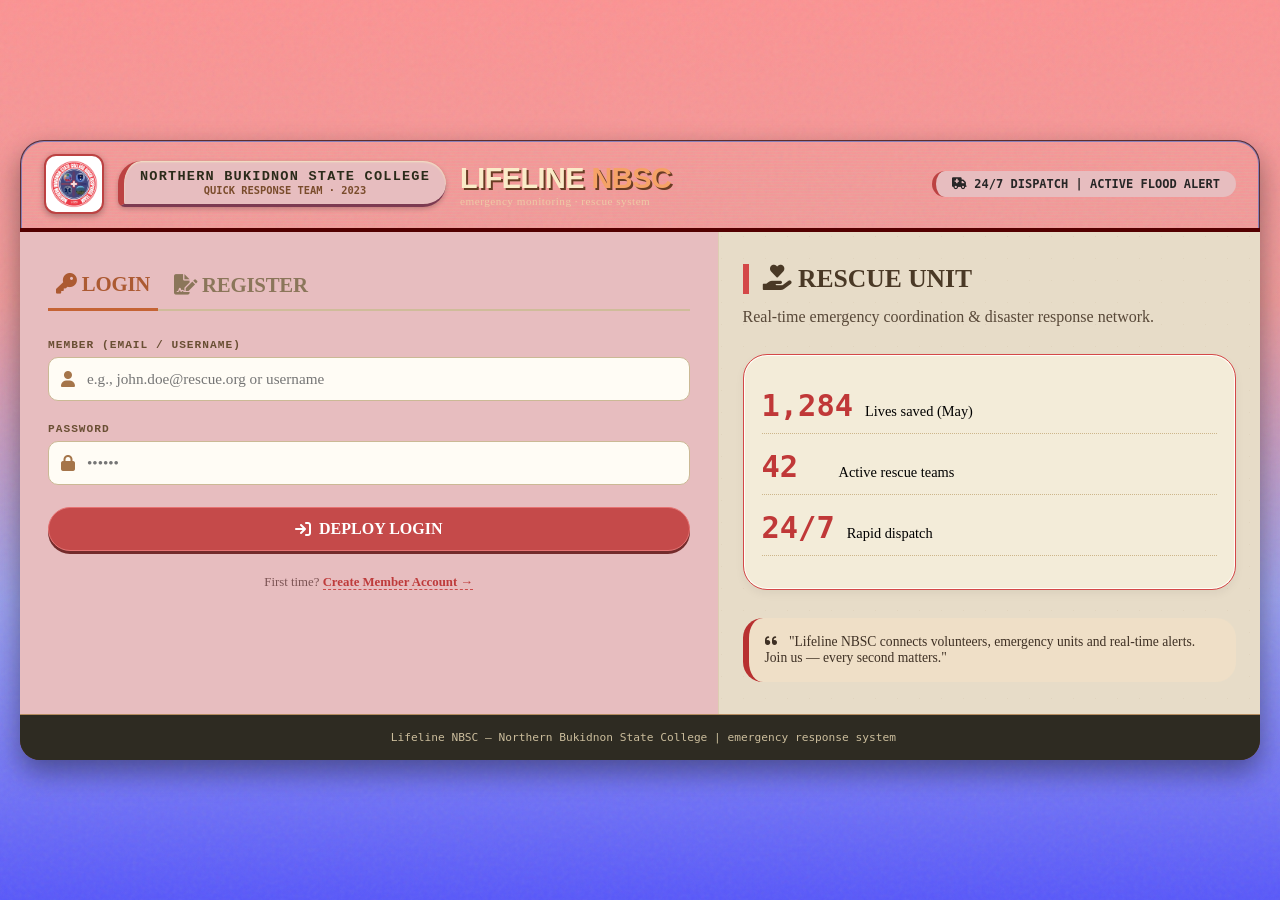
<file: index.html>
<!DOCTYPE html>
<html lang="en">
<head>
  <meta charset="UTF-8">
  <meta name="viewport" content="width=device-width, initial-scale=1.0, user-scalable=yes">
  <title>Lifeline NBSC | Emergency Response System</title>
  <link rel="stylesheet" href="css/style.css">
  <link rel="stylesheet" href="https://cdnjs.cloudflare.com/ajax/libs/font-awesome/6.0.0-beta3/css/all.min.css">
</head>
<body>

<div class="rescue-container">
  <div class="hero-bar">
    <div class="logo-area">
      <img src="logo.png" alt="NBSC Logo" class="nbsc-logo" onerror="this.style.display='none'">
      <div class="university-emblem">
        <div class="uni-name">NORTHERN BUKIDNON STATE COLLEGE</div>
        <div class="uni-college">QUICK RESPONSE TEAM · 2023</div>
      </div>
      <div class="logo-text">
        <h1>LIFELINE <span style="color: #f5a266">NBSC</span></h1>
        <p>emergency monitoring · rescue system</p>
      </div>
    </div>
    <div class="emergency-badge">
      <i class="fa-solid fa-truck-medical"></i> 24/7 DISPATCH | ACTIVE FLOOD ALERT
    </div>
  </div>

  <div id="authSection">
    <div class="main-panel">
      <div class="auth-box">
        <div class="auth-tabs">
          <button class="tab-btn active" data-tab="login">
            <i class="fa-solid fa-key"></i> LOGIN
          </button>
          <button class="tab-btn" data-tab="register">
            <i class="fa-solid fa-file-signature"></i> REGISTER
          </button>
        </div>

        <div id="loginForm" class="auth-form active-form">
          <form id="loginFormElement">
            <div class="input-group">
              <label>MEMBER (EMAIL / USERNAME)</label>
              <div class="input-icon">
                <i class="fa-solid fa-user"></i>
                <input type="text" id="loginIdentifier" placeholder="e.g., john.doe@rescue.org or username" autocomplete="username">
              </div>
            </div>
            <div class="input-group">
              <label>PASSWORD</label>
              <div class="input-icon">
                <i class="fa-solid fa-lock"></i>
                <input type="password" id="loginPassword" placeholder="••••••" autocomplete="current-password">
              </div>
            </div>
            <button type="submit" class="btn-rescue">
              <i class="fa-solid fa-arrow-right-to-bracket"></i> DEPLOY LOGIN
            </button>
          </form>
          <div class="switch-message">
            First time?
            <span class="switch-link" data-switch="register">Create Member Account →</span>
          </div>
          <div id="loginMessage" class="message-area"></div>
        </div>

        <div id="registerForm" class="auth-form">
          <form id="registerFormElement">
            <div class="input-group">
              <label>FULL NAME</label>
              <div class="input-icon">
                <i class="fa-solid fa-id-card"></i>
                <input type="text" id="regFullname" placeholder="e.g., Maria Santiago">
              </div>
            </div>
            <div class="input-group">
              <label>EMAIL ADDRESS</label>
              <div class="input-icon">
                <i class="fa-solid fa-envelope"></i>
                <input type="email" id="regEmail" placeholder="rescue@example.com">
              </div>
            </div>
            <div class="input-group">
              <label>USERNAME</label>
              <div class="input-icon">
                <i class="fa-solid fa-tag"></i>
                <input type="text" id="regUsername" placeholder="firstresponder">
              </div>
            </div>
            <div class="input-group">
              <label>PASSWORD (min 6 chars)</label>
              <div class="input-icon">
                <i class="fa-solid fa-lock"></i>
                <input type="password" id="regPassword" placeholder="••••••">
              </div>
            </div>
            <button type="submit" class="btn-rescue">
              <i class="fa-solid fa-plus"></i> REGISTER ACCOUNT
            </button>
          </form>
          <div class="switch-message">
            Already registered?
            <span class="switch-link" data-switch="login">Sign in →</span>
          </div>
          <div id="registerMessage" class="message-area"></div>
        </div>
      </div>

      <div class="info-side">
        <h3><i class="fa-solid fa-hand-holding-heart"></i> RESCUE UNIT</h3>
        <p style="font-weight: 500; color: #584838">
          Real-time emergency coordination & disaster response network.
        </p>
        <div class="rescue-stats">
          <div class="stat-item">
            <span class="stat-num">1,284</span> Lives saved (May)
          </div>
          <div class="stat-item">
            <span class="stat-num">42</span> Active rescue teams
          </div>
          <div class="stat-item">
            <span class="stat-num">24/7</span> Rapid dispatch
          </div>
        </div>
        <div class="help-quote">
          <i class="fa-solid fa-quote-left" style="margin-right: 8px"></i>
          "Lifeline NBSC connects volunteers, emergency units and real-time alerts. Join us — every second matters."
        </div>
      </div>
    </div>
  </div>

  <footer>
    <i class="fa-solid fa-shield-haltered"></i> Lifeline NBSC — Northern Bukidnon State College | emergency response system
  </footer>
</div>

<script src="js/script.js"></script>
</body>
</html>
</file>
<file: css/style.css>
* {
  margin: 0;
  padding: 0;
  box-sizing: border-box;
}

body {
  background: linear-gradient(#f804046e, #e02a2a78, #2a36e078, #0101f7a8);
  padding: 20px;
  min-height: 100vh;
  display: flex;
  align-items: center;
  justify-content: center;
  position: relative;
}

body::before {
  content: "";
  position: fixed;
  top: 0;
  left: 0;
  width: 100%;
  height: 100%;
  background-image: url('data:image/svg+xml;utf8,<svg xmlns="http://www.w3.org/2000/svg" viewBox="0 0 400 300" opacity="0.08"><filter id="noise"><feTurbulence type="fractalNoise" baseFrequency="0.65" numOctaves="3" stitchTiles="stitch"/></filter><rect width="100%" height="100%" filter="url(%23noise)"/></svg>');
  background-repeat: repeat;
  pointer-events: none;
  z-index: 0;
}

.rescue-container {
  position: relative;
  z-index: 2;
  width: 100%;
  max-width: 1280px;
  background-image: linear-gradient(0deg, rgba(210, 190, 165, 0.2) 1px, transparent 1px);
  background-size: 100% 3px;
  border-radius: 24px 24px 20px 20px;
  box-shadow: 0 12px 28px rgba(0, 0, 0, 0.4), 0 0 0 1px #5e2e2e inset, 0 0 0 2px #897eb7 inset;
  overflow: hidden;
}

.hero-bar {
  background: linear-gradient(#e02a2a78);
  padding: 14px 24px;
  display: flex;
  flex-wrap: wrap;
  justify-content: space-between;
  align-items: center;
  gap: 16px;
  border-bottom: 4px solid rgb(84, 0, 0);
  box-shadow: 0 2px 6px rgba(0, 0, 0, 0.3);
}

.logo-area {
  display: flex;
  align-items: center;
  gap: 14px;
  flex-wrap: wrap;
}

.nbsc-logo {
  height: 60px;
  width: auto;
  border-radius: 12px;
  box-shadow: 0 2px 6px rgba(0, 0, 0, 0.3);
  border: 2px solid #bc4242;
  background: white;
  padding: 4px;
  object-fit: contain;
}

.university-emblem {
  background: #e7bdbf;
  border-radius: 40px 40px 40px 12px;
  padding: 8px 16px;
  border-left: 6px solid #bc4242;
  border-bottom: 3px solid #7c3a51;
  box-shadow: inset 0 1px 2px rgba(255, 255, 200, 0.6), 0 2px 5px rgba(0, 0, 0, 0.2);
  text-align: center;
}

.uni-name {
  font-weight: 800;
  font-size: 0.85rem;
  letter-spacing: 1.2px;
  color: #2b2b1a;
  text-transform: uppercase;
  font-family: "Courier New", monospace;
}

.uni-college {
  font-size: 0.65rem;
  font-weight: 600;
  color: #7a4c2c;
  font-family: monospace;
}

.logo-text h1 {
  font-size: 1.8rem;
  font-weight: 800;
  letter-spacing: -0.5px;
  color: #faebc8;
  text-shadow: 2px 2px 0 #6a3c24;
  font-family: "Franklin Gothic Heavy", "Impact", sans-serif;
}

.logo-text p {
  font-size: 0.7rem;
  color: #eec9a6;
  font-weight: 500;
  letter-spacing: 0.5px;
}

.emergency-badge {
  background: #e7bdbf;
  backdrop-filter: blur(2px);
  padding: 6px 16px;
  border-radius: 50px;
  font-size: 0.75rem;
  font-weight: 700;
  border-left: 4px solid #bc4242;
  color: #272626;
  font-family: monospace;
}

.main-panel {
  display: flex;
  flex-wrap: wrap;
  background: #e7bdbf;
  position: relative;
}

.auth-box {
  flex: 1.3;
  padding: 32px 28px;
  background: #e7bdbf;
  border-right: 1px solid #ddcdb2;
  box-shadow: 2px 0 8px rgba(0, 0, 0, 0.02);
}

.info-side {
  flex: 1;
  padding: 32px 24px;
  background: #e7dcc8;
  background-image: radial-gradient(circle at 10% 20%, rgba(160, 120, 80, 0.08) 2%, transparent 2.5%);
  background-size: 22px 22px;
}

.auth-tabs {
  display: flex;
  gap: 8px;
  margin-bottom: 28px;
  border-bottom: 2px solid #cfbc9a;
}

.tab-btn {
  background: none;
  border: none;
  font-size: 1.3rem;
  font-weight: 700;
  padding: 8px 8px 12px;
  cursor: pointer;
  color: #8b765a;
  font-family: inherit;
  transition: all 0.1s;
  letter-spacing: -0.2px;
}

.tab-btn.active {
  color: #ac5a32;
  border-bottom: 3px solid #c56334;
  margin-bottom: -2px;
}

.input-group {
  margin-bottom: 22px;
}

.input-group label {
  display: block;
  font-size: 0.7rem;
  font-weight: 700;
  text-transform: uppercase;
  color: #6a4f34;
  letter-spacing: 1px;
  margin-bottom: 6px;
  font-family: "Courier New", monospace;
}

.input-icon {
  display: flex;
  align-items: center;
  background: #fffcf5;
  border: 1px solid #cbb995;
  border-radius: 10px;
  transition: all 0.1s;
}

.input-icon i {
  padding: 0 12px;
  color: #a5754a;
  font-size: 1rem;
}

.input-icon input {
  width: 100%;
  background: transparent;
  border: none;
  padding: 12px 12px 12px 0;
  font-size: 0.95rem;
  color: #2e2b26;
  font-weight: 500;
  outline: none;
  font-family: inherit;
}

.input-icon:focus-within {
  border-color: #cc7b48;
  background: #fff9f0;
  box-shadow: 0 0 0 2px rgba(198, 110, 50, 0.2);
}

.btn-rescue {
  width: 100%;
  background: #c54a4a;
  border: none;
  padding: 12px;
  border-radius: 40px;
  font-weight: 800;
  font-size: 1rem;
  color: white;
  margin-top: 16px;
  cursor: pointer;
  transition: all 0.15s;
  display: flex;
  align-items: center;
  justify-content: center;
  gap: 8px;
  font-family: inherit;
  box-shadow: 0 3px 0 #742b2b;
  border: 1px solid #e67373;
}

.btn-rescue:active {
  transform: translateY(2px);
  box-shadow: 0 1px 0 #74452b;
}

.switch-message {
  text-align: center;
  margin-top: 24px;
  font-size: 0.8rem;
  color: #7c5454;
}

.switch-link {
  color: #be3b3b;
  font-weight: 700;
  cursor: pointer;
  text-decoration: none;
  border-bottom: 1px dashed #cb4a4a;
}

.info-side h3 {
  font-size: 1.6rem;
  font-weight: 800;
  color: #4a3926;
  margin-bottom: 14px;
  border-left: 6px solid #d44848;
  padding-left: 14px;
}

.rescue-stats {
  background: #f3ecd9;
  border-radius: 24px;
  padding: 18px 18px;
  margin: 28px 0;
  border: 1px solid #d44848;
  box-shadow: inset 0 0 0 1px #fffef7, 0 4px 10px rgba(0, 0, 0, 0.05);
}

.stat-item {
  display: flex;
  align-items: baseline;
  gap: 12px;
  margin: 15px 0;
  font-weight: 500;
  font-size: 0.9rem;
  border-bottom: 1px dotted #cdb68b;
  padding-bottom: 10px;
}

.stat-num {
  font-size: 1.9rem;
  font-weight: 800;
  color: #c03838;
  font-family: monospace;
  min-width: 65px;
}

.help-quote {
  font-style: normal;
  font-size: 0.85rem;
  background: #efdfc7;
  padding: 16px;
  border-radius: 20px;
  border-left: 6px solid #b83030;
  color: #3e3024;
  font-weight: 500;
}

footer {
  text-align: center;
  padding: 16px;
  font-size: 0.7rem;
  background: #2e2b22;
  color: #cbbd9c;
  border-top: 1px solid #b48c60;
  font-family: monospace;
}

.auth-form {
  display: none;
}

.auth-form.active-form {
  display: block;
}

.message-area {
  margin-top: 14px;
  font-size: 0.8rem;
  text-align: center;
  padding: 8px 12px;
  border-radius: 6px;
  transition: all 0.2s;
}

.demo-hint {
  margin-top: 18px;
  font-size: 0.7rem;
  text-align: center;
  color: #7c6b58;
  border-top: 1px solid #d4c5b0;
  padding-top: 14px;
  font-family: monospace;
}

@media (max-width: 768px) {
  .nbsc-logo {
    height: 45px;
  }
}
</file>
